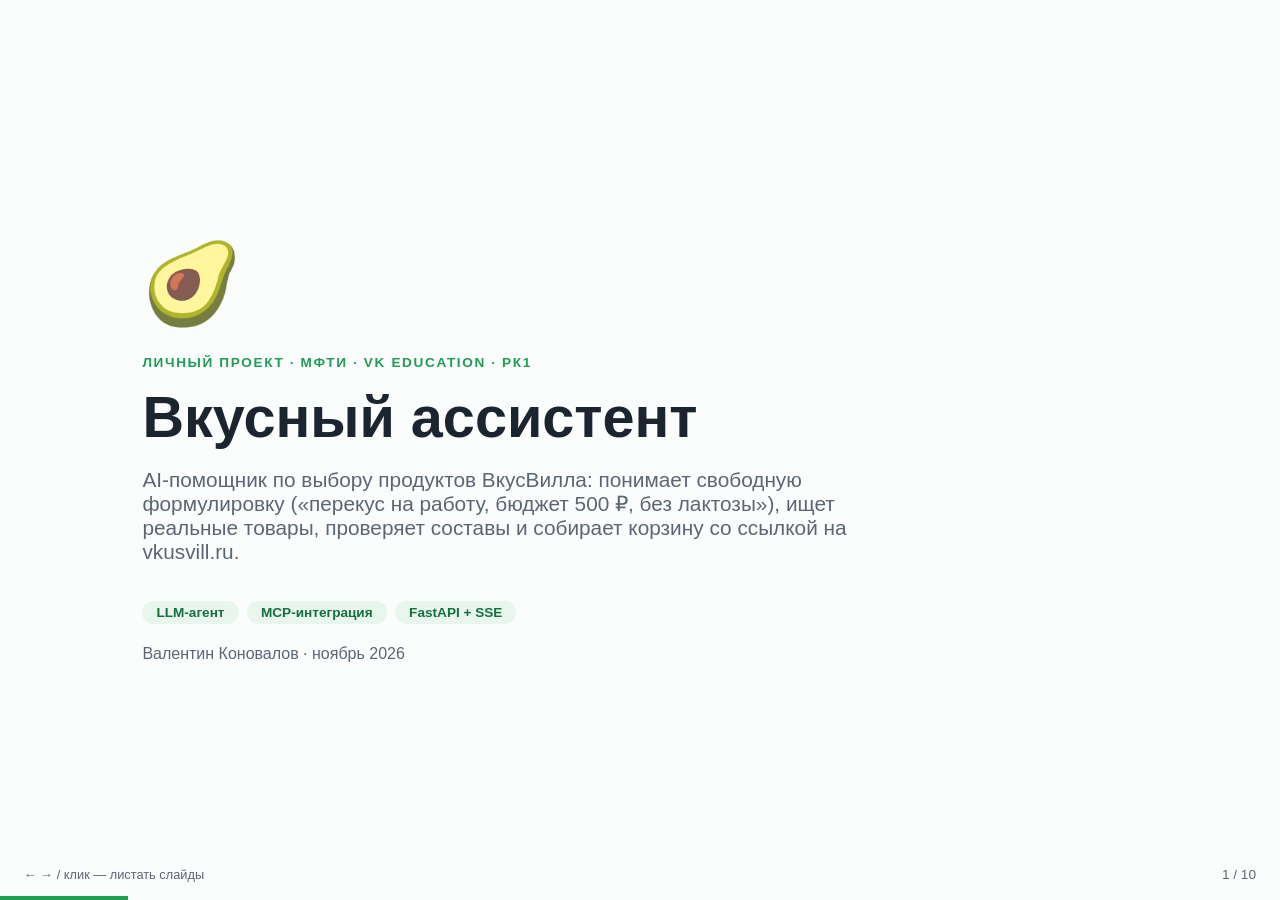
<file: presentation.html>
<!DOCTYPE html>
<html lang="ru">
<head>
<meta charset="UTF-8">
<meta name="viewport" content="width=device-width, initial-scale=1.0">
<title>Вкусный ассистент — AI-помощник по продуктам ВкусВилла</title>
<style>
  :root {
    --green: #1f9d55;
    --green-dark: #14713d;
    --green-light: #e8f6ee;
    --ink: #1c2430;
    --muted: #5b6673;
    --bg: #fbfdfc;
    --card: #ffffff;
    --accent: #f2b705;
  }
  * { margin: 0; padding: 0; box-sizing: border-box; }
  html, body { height: 100%; }
  body {
    font-family: -apple-system, BlinkMacSystemFont, "Segoe UI", "PT Sans", Arial, sans-serif;
    background: var(--bg); color: var(--ink);
    overflow: hidden;
  }
  .deck { position: relative; height: 100vh; }
  .slide {
    position: absolute; inset: 0;
    display: none;
    flex-direction: column;
    justify-content: center;
    padding: 5vh 8vw;
    max-width: 1200px; margin: 0 auto;
  }
  .slide.active { display: flex; animation: fade .35s ease; }
  @keyframes fade { from { opacity: 0; transform: translateY(12px); } to { opacity: 1; transform: none; } }

  .kicker {
    color: var(--green); font-weight: 700; text-transform: uppercase;
    letter-spacing: .12em; font-size: .85rem; margin-bottom: 14px;
  }
  h1 { font-size: clamp(2.2rem, 5vw, 3.6rem); line-height: 1.15; }
  h2 { font-size: clamp(1.6rem, 3.4vw, 2.4rem); margin-bottom: 28px; }
  .sub { color: var(--muted); font-size: clamp(1rem, 1.8vw, 1.3rem); margin-top: 18px; max-width: 46rem; }
  .big-emoji { font-size: clamp(3rem, 7vw, 5rem); margin-bottom: 24px; }

  .grid { display: grid; gap: 18px; margin-top: 8px; }
  .cols-2 { grid-template-columns: 1fr 1fr; }
  .cols-3 { grid-template-columns: repeat(3, 1fr); }
  @media (max-width: 800px) { .cols-2, .cols-3 { grid-template-columns: 1fr; } }

  .card {
    background: var(--card); border: 1px solid #e2e9e4; border-radius: 14px;
    padding: 20px 22px; box-shadow: 0 1px 3px rgba(28,36,48,.05);
  }
  .card h3 { font-size: 1.05rem; margin-bottom: 8px; }
  .card p, .card li { color: var(--muted); font-size: .95rem; line-height: 1.5; }
  .card ul { padding-left: 18px; }
  .card li { margin-bottom: 6px; }
  .card b { color: var(--ink); }
  .card .icon { font-size: 1.6rem; margin-bottom: 10px; display: block; }

  .tag {
    display: inline-block; background: var(--green-light); color: var(--green-dark);
    border-radius: 999px; padding: 4px 14px; font-size: .85rem; font-weight: 600; margin: 3px 4px 3px 0;
  }

  table { border-collapse: collapse; width: 100%; background: var(--card); border-radius: 12px; overflow: hidden; font-size: .92rem; }
  th { background: var(--green-dark); color: #fff; text-align: left; padding: 10px 14px; font-weight: 600; }
  td { padding: 9px 14px; border-bottom: 1px solid #edf2ee; color: var(--muted); vertical-align: top; }
  tr:last-child td { border-bottom: none; }
  td:first-child { color: var(--ink); font-weight: 600; white-space: nowrap; }
  code {
    font-family: "SF Mono", Menlo, Consolas, monospace; font-size: .85em;
    background: #f0f4f1; border-radius: 5px; padding: 2px 6px; color: var(--green-dark);
  }

  .pass { color: var(--green); font-weight: 700; }
  .fail { color: #d64545; font-weight: 700; }

  .demo-link {
    display: inline-flex; align-items: center; gap: 12px;
    background: var(--green); color: #fff; text-decoration: none;
    padding: 14px 28px; border-radius: 12px; font-size: 1.15rem; font-weight: 700;
    margin-top: 26px;
  }

  .arrow-flow { font-size: 1.6rem; color: var(--green); text-align: center; margin: 4px 0; }

  .arch {
    display: flex; flex-direction: column; gap: 6px; font-size: .95rem;
  }
  .arch-row { display: flex; align-items: stretch; gap: 6px; }
  .arch-box {
    flex: 1; background: var(--card); border: 1.5px solid #dbe7de; border-radius: 12px;
    padding: 12px 16px; text-align: center;
  }
  .arch-box b { display: block; font-size: .98rem; }
  .arch-box span { color: var(--muted); font-size: .82rem; line-height: 1.35; display: block; margin-top: 3px; }
  .arch-box.hl { border-color: var(--green); background: var(--green-light); }
  .arch-down { text-align: center; color: var(--green); font-size: 1.3rem; line-height: 1; }

  .nav {
    position: fixed; bottom: 18px; right: 24px; color: var(--muted);
    font-size: .85rem; user-select: none;
  }
  .progress { position: fixed; bottom: 0; left: 0; height: 4px; background: var(--green); transition: width .3s; }
  .hint { position: fixed; bottom: 18px; left: 24px; color: var(--muted); font-size: .8rem; }
</style>
</head>
<body>
<div class="deck">

  <!-- 1. Титул -->
  <section class="slide">
    <div class="big-emoji">🥑</div>
    <div class="kicker">Личный проект · МФТИ · VK Education · РК1</div>
    <h1>Вкусный ассистент</h1>
    <p class="sub">AI-помощник по выбору продуктов ВкусВилла: понимает свободную формулировку
    («перекус на работу, бюджет 500 ₽, без лактозы»), ищет реальные товары, проверяет составы
    и собирает корзину со ссылкой на vkusvill.ru.</p>
    <p style="margin-top:34px">
      <span class="tag">LLM-агент</span>
      <span class="tag">MCP-интеграция</span>
      <span class="tag">FastAPI + SSE</span>
    </p>
    <p class="sub" style="font-size:1rem">Валентин Коновалов · ноябрь 2026</p>
  </section>

  <!-- 2. Задача и границы -->
  <section class="slide">
    <div class="kicker">Задача и границы</div>
    <h2>Задача и границы</h2>
    <div class="grid cols-2">
      <div class="card">
        <span class="icon">🎯</span>
        <h3>Проблема</h3>
        <p>В каталоге ВкусВилла тысячи позиций. Выбор под бюджет, диету или идею ужина —
        это много шагов фильтрации и чтения составов. Ассистент поможет с поиском, расскажет про интересующие товары и сам создаст корзину. Кроме того, у него можно спросить общие вопросы по питанию.</p>
      </div>
      <div class="card">
        <span class="icon">👤</span>
        <h3>Сценарий пользователя</h3>
        <ul>
          <li>«Найди мне печенье и чёрный чай»</li>
          <li>«Расскажи рецепт мясного салата и подбери продукты»</li>
          <li>«Собери полноценный обед для взрослого человека»</li>
          <li>«Сколько углеводов содержится суммарно в продуктах из корзины?»</li>
        </ul>
      </div>
      <div class="card">
        <span class="icon">✅</span>
        <h3>Входит в РК1</h3>
        <ul>
          <li>Универсальный чат: LLM сама решает, какие инструменты вызывать</li>
          <li>7 инструментов через официальный MCP-сервер ВкусВилла</li>
          <li>Сборка корзины с публичной ссылкой (без OAuth!)</li>
          <li>Веб-сервис по публичному URL</li>
        </ul>
      </div>
      <div class="card">
        <span class="icon">🚧</span>
        <h3>Не входит (roadmap)</h3>
        <ul>
          <li>OAuth 2.0 + PKCE: история заказов, персональные скидки, любимые продукты</li>
          <li>LLM-судья в eval (только детерминированные проверки)</li>
        </ul>
      </div>
    </div>
  </section>

  <!-- 3. Демо -->
  <section class="slide">
    <div class="kicker">Живое демо</div>
    <h2>Демо</h2>
    <div class="grid cols-2">
      <div>
        <p class="sub" style="margin-top:0">Сервис развёрнут и доступен публично.</p>
        <a class="demo-link" href="http://176.12.68.185" target="_blank">▶ Открыть http://176.12.68.185</a>
      </div>
      <div class="card">
        <span class="icon">💬</span>
        <h3>Как выглядит диалог</h3>
        <ul>
          <li>Стриминг ответа по SSE — токены появляются сразу</li>
          <li>Чипы статусов: «Ищу товары…», «Проверяю состав…»</li>
          <li><b>Карточки товаров</b> с фото, ценой, рейтингом — из результатов инструментов, не из текста LLM</li>
          <li><b>Кнопка корзины</b> с суммой — прямая ссылка на vkusvill.ru</li>
          <li><b>Корзина накапливается</b> между запросами: «добавь печенье» → «добавь суп» → в корзине оба</li>
          <li>История чата — в localStorage, сервер stateless</li>
        </ul>
      </div>
    </div>
  </section>

  <!-- 4. Архитектура -->
  <section class="slide">
    <div class="kicker">MCP-интеграция</div>
    <h2>Архитектура</h2>
    <div class="arch">
      <div class="arch-row">
        <div class="arch-box"><b>Браузер</b><span>vanilla JS, fetch + ReadableStream для SSE · история в localStorage</span></div>
      </div>
      <div class="arch-down">↓ POST /api/chat {messages} — stateless</div>
      <div class="arch-row">
        <div class="arch-box"><b>FastAPI</b><span>lifespan: единый MCPClientManager · SSE-стриминг ответа</span></div>
      </div>
      <div class="arch-down">↓</div>
      <div class="arch-row">
        <div class="arch-box hl"><b>Агентный цикл</b><span>до 6 итераций: LLM → tool_calls → результат → LLM → ответ</span></div>
      </div>
      <div class="arch-down">↓</div>
      <div class="arch-row">
        <div class="arch-box"><b>YandexGPT</b><span>OpenAI-совместимый API · стриминг + function calling</span></div>
        <div class="arch-box hl"><b>Обёртки инструментов</b><span>7 шт. · валидация · зачистка токенов · события для UI</span></div>
      </div>
      <div class="arch-down">↓</div>
      <div class="arch-row">
        <div class="arch-box hl"><b>MCP-сервер ВкусВилла</b><span>mcp.vkusvill.ru/mcp · streamable HTTP · протокол 2025-03-26 · официальный SDK</span></div>
      </div>
    </div>
    <p class="sub" style="font-size:.95rem">Единый агентный цикл используется и вебом, и eval-раннером — оценивается ровно то, что работает в проде.</p>
  </section>

  <!-- 5. MCP: обёртки -->
  <section class="slide">
    <div class="kicker">MCP-интеграция</div>
    <h2>Почему обёртки, а не passthrough</h2>
    <div class="grid cols-2" style="margin-bottom:22px">
      <div class="card">
        <h3>🔒 Токены и служебные параметры</h3>
        <p><code>vkusvill_recipes</code> требует <b>9 обязательных аргументов</b> — LLM видит только
        <code>query</code> и <code>exclude_allergens</code>, остальное заполняет обёртка.
        Поиск отдаёт модели только id/название/цену, картинки уходят лишь в UI.</p>
      </div>
      <div class="card">
        <h3>🛡 Инварианты в коде, а не в промпте</h3>
        <p><code>create_cart</code> <b>только накапливает</b> состав — молча потерять позицию
        модель не может. Удаление — явно, через <code>quantity=0</code>. Дедуп, 1–20 позиций,
        пересчёт суммы через <code>product_details</code>. Пообещала корзину, переспросила
        вместо сбора или выдала tool call текстом — код принуждает к вызову или исполняет
        его напрямую. Промпт модель может нарушить — код нет.</p>
      </div>
    </div>
    <table>
      <tr><th>Инструмент LLM</th><th>MCP-инструмент</th><th>Что делает обёртка</th></tr>
      <tr><td>search_products</td><td>vkusvill_products_search</td><td>mode=custom (+фото), limit ≤ 10</td></tr>
      <tr><td>get_product_details</td><td>vkusvill_product_details</td><td>состав и КБЖУ — проверка аллергенов; углеводы на упаковку (<code>carbs_in_package_g</code>) считает код</td></tr>
      <tr><td>find_product_analogs</td><td>vkusvill_product_analogs</td><td>замены «на безлактозное»</td></tr>
      <tr><td>search_discounted_products</td><td>vkusvill_products_discount</td><td>акции: карта / количество</td></tr>
      <tr><td>find_recipes</td><td>vkusvill_recipes</td><td>заполняет 9 параметров, кэш id аллергенов</td></tr>
      <tr><td>find_shops</td><td>vkusvill_shops</td><td>адреса и часы работы</td></tr>
      <tr><td>create_cart</td><td>vkusvill_cart_link_create</td><td>накопление состава, удаление quantity=0, защита от подмены, сумма</td></tr>
    </table>
  </section>

  <!-- 6. Разбор примера: от запроса до корзины -->
  <section class="slide">
    <div class="kicker">Разбор примера</div>
    <h2>От запроса до корзины: три хода</h2>
    <div class="grid cols-3">
      <div class="card">
        <span class="icon">🍲</span>
        <h3>«Собери полноценный обед»</h3>
        <ul>
          <li>4 × <code>search_products</code>: «первое блюдо», «второе блюдо», «салат», «напиток» — <b>модель сама разложила обед на категории</b></li>
          <li><code>create_cart</code> — 4 позиции с реальными id из выдачи</li>
          <li>Итог: <b>854 ₽</b> — суп, котлета с пюре, салат «Витаминный», напиток</li>
        </ul>
      </div>
      <div class="card">
        <span class="icon">🔄</span>
        <h3>«Замени салат на винегрет»</h3>
        <ul>
          <li><code>search_products</code> «Винегрет» → id 20665</li>
          <li><code>create_cart</code>: салат (id 34835) заменён, остальные 3 позиции переданы как есть</li>
          <li>Итог: <b>822 ₽</b>, ничего не потерялось — накопление в коде, не в промпте</li>
        </ul>
      </div>
      <div class="card">
        <span class="icon">🍞</span>
        <h3>«Сколько углеводов?»</h3>
        <ul>
          <li>4 × <code>get_product_details</code> — по каждой позиции корзины</li>
          <li>Из каждого ответа — готовое поле <code>carbs_in_package_g</code>: углеводы на упаковку считает обёртка (КБЖУ на 100 г × вес)</li>
          <li>Итог: <b>100,6 г</b> — сходится с детерминированным пересчётом</li>
        </ul>
      </div>
    </div>
    <p class="sub" style="font-size:.95rem">Решения «какие запросы и что положить» принимает модель; арифметику (сумма корзины,
    углеводы на упаковку) делает код. Полная трассировка с ответами ВкусВилла:
    <code>docs/showcase_lunch.md</code> — генерируется eval-раннером из фактического лога.</p>
  </section>

  <!-- 7. Сервис и хостинг -->
  <section class="slide">
    <div class="kicker">Сервис и хостинг</div>
    <h2>Сервис и хостинг</h2>
    <div class="grid cols-2">
      <div class="card">
        <span class="icon">⚙️</span>
        <h3>Стек</h3>
        <ul>
          <li><b>Бэкенд:</b> Python, FastAPI, uvicorn</li>
          <li><b>LLM:</b> YandexGPT (OpenAI-совместимый API) — стриминг + function calling</li>
          <li><b>MCP:</b> официальный <code>mcp</code> SDK, streamable HTTP</li>
          <li><b>Фронтенд:</b> vanilla JS + SSE, без сборки и фреймворков</li>
          <li><b>Секреты:</b> pydantic-settings + <code>.env</code> (ключи не в репозитории)</li>
        </ul>
      </div>
      <div class="card">
        <span class="icon">🖥</span>
        <h3>Развёртывание</h3>
        <ul>
          <li><b>VPS</b> (Ubuntu 24.04), публичный URL: <code>http://176.12.68.185</code></li>
          <li><b>systemd</b>-сервис: автозапуск, рестарт при сбоях</li>
          <li><b>nginx</b> — проксирование + SSE без буферизации</li>
          <li>SSH по ключу; обновление прода — одна команда: <code>git pull &amp;&amp; systemctl restart</code></li>
        </ul>
      </div>
    </div>
    <p class="sub" style="font-size:.95rem">Сервер stateless: вся история чата приходит в запросе и хранится у клиента —
    горизонтальное масштабирование без изменений кода.</p>
  </section>

  <!-- 8. Качество и воспроизводимость -->
  <section class="slide">
    <div class="kicker">Качество и воспроизводимость</div>
    <h2>Тесты и eval</h2>
    <div class="grid cols-2">
      <div class="card">
        <span class="icon">🧪</span>
        <h3>Оффлайн-тесты (pytest, 78 шт.) — без ключей и сети</h3>
        <ul>
          <li>Агентный цикл: фрагментированные tool calls, невалидный JSON, лимит итераций</li>
          <li>Инварианты корзины: накопление, удаление quantity=0, защита от подмены, удаление умолчанием</li>
          <li>Проверки eval на синтетических логах — включая тесты на ложные срабатывания</li>
          <li>FakeLLM (скриптованные стримы) + FakeMCP (реальные формы ответов сервера)</li>
        </ul>
      </div>
      <div class="card">
        <span class="icon">📊</span>
        <h3>Eval — 8 кейсов на живых LLM + MCP</h3>
        <ul>
          <li>Детерминированные проверки по логу событий, без LLM-судьи</li>
          <li><b>Честные проверки корзины:</b> нет корзины — проверка падает, а не проходит «циклом по пустому списку»; непроверенный состав и названные «свои» суммы — нарушения</li>
          <li>Анти-галлюцинации: id товаров в корзине обязаны быть из результатов инструментов</li>
          <li>Отчёты: <code>docs/eval_report.md</code> — проверки каждого кейса списком, полные диалоги, известные ошибки; разбор примера — <code>docs/showcase_lunch.md</code></li>
        </ul>
      </div>
    </div>
    <table style="margin-top:22px">
      <tr><th>Кейс</th><th>Проверка</th><th>Результат</th></tr>
      <tr><td>lunch_showcase</td><td>3 хода: обед → замена салата на винегрет → суммарные углеводы (пересчёт по весу упаковок)</td><td class="pass">✅ PASS</td></tr>
      <tr><td>budget_snack</td><td>корзина ≤ 500 ₽, в составах нет «лактоз», составы проверены до корзины</td><td class="pass">✅ PASS</td></tr>
      <tr><td>recipe_dinner</td><td>find_recipes вызван, рецепт из результатов инструмента</td><td class="pass">✅ PASS</td></tr>
      <tr><td>discounts</td><td>у товаров old_price &gt; price</td><td class="pass">✅ PASS</td></tr>
      <tr><td>empty_result</td><td>«драконье яйцо»: честный отказ, без выдуманных данных</td><td class="pass">✅ PASS</td></tr>
      <tr><td>dietary_breakfast</td><td>завтрак без лактозы: составы проверены до корзины</td><td class="pass">✅ PASS</td></tr>
      <tr><td>clarification</td><td>«хочу поесть» → уточнение или разумный дефолт</td><td class="pass">✅ PASS</td></tr>
      <tr><td>source_down</td><td>MCP недоступен → вежливый отказ, без исключений</td><td class="pass">✅ PASS</td></tr>
    </table>
  </section>

  <!-- 9. Найденные ошибки -->
  <section class="slide">
    <div class="kicker">Eval и разбор ошибок</div>
    <h2>Найденные и исправленные ошибки</h2>
    <table>
      <tr><th>Ошибка</th><th>Найдена</th><th>Фикс / гарантия в коде</th></tr>
      <tr><td>Корзина не собиралась — модель переспрашивала «собрать?»</td><td>eval</td>
          <td>детектор прямого запроса корзины в коде: ход без <code>create_cart</code> → принудительная поправка (правила промпта оказалось мало)</td></tr>
      <tr><td>Рецепты вместо товаров («подбери завтрак» → find_recipes)</td><td>eval</td>
          <td>усилены <b>описания самих инструментов</b> — они важнее системного промпта</td></tr>
      <tr><td>Обещание без действия («сейчас найду…» — и конец)</td><td>eval</td>
          <td>запрет обещаний в конце ответа: обещание = сразу выполнить вызовом</td></tr>
      <tr><td>«Обновила корзину словами» — фальшивая сумма без вызова</td><td>прод</td>
          <td>regex-детектор утверждения (обеих формулировок: «добавил в корзину» и «в корзину добавлен») → принудительный повтор; обещание ссылки — прямой пересбор без LLM</td></tr>
      <tr><td>replace=true и повторный create_cart за один ход молча теряли позиции</td><td>прод</td>
          <td>флаг убран, состав передаётся между вызовами — корзина только накапливается; удаление явно, через quantity=0</td></tr>
      <tr><td>Удаляла не тот товар (просили печенье — убрала суп)</td><td>прод</td>
          <td>сверка удаляемого с репликой пользователя, подтверждение через confirm_removals</td></tr>
      <tr><td>Передавала состав без удаляемого товара — винегрет оставался в корзине</td><td>прод</td>
          <td>автосъём по названию: «убери винегрет» убирает его, даже если модель не передала id</td></tr>
      <tr><td>Назвала сумму 850 ₽ при фактических 188 ₽ — без вызова create_cart</td><td>живой eval</td>
          <td>проверка <code>check_answer_total_matches_cart</code>: каждая названная сумма — только из события корзины</td></tr>
      <tr><td>«Замени салат на винегрет» не считалось намерением удаления — старый салат оставался</td><td>живой eval</td>
          <td>«замени/поменяй» в regex намерения удаления</td></tr>
      <tr><td>На «сколько углеводов в корзине» складывала КБЖУ «на 100 г» (28 г вместо ~100 г)</td><td>живой eval</td>
          <td>обёртка <code>get_product_details</code> считает <code>carbs_in_package_g</code> (КБЖУ × вес упаковки) — модель суммирует готовые числа; ответ «на 100 г» проверку не проходит</td></tr>
      <tr><td>Вес упаковки обрезался до числа — 0.39 кг парсилось как 0.39 г</td><td>живой eval</td>
          <td>обёртка отдаёт вес с единицей и предвычисляет <code>weight_g</code></td></tr>
      <tr><td>Обещала ссылку на корзину при пустой корзине — ход заканчивался без корзины</td><td>живой eval</td>
          <td>обещание ссылки при пустой корзине тоже даёт принудительную поправку с вызовом <code>create_cart</code></td></tr>
      <tr><td>Tool call выдавался текстом — «[TOOL_CALL_START]create_cart {json}» вместо вызова, JSON обрезан</td><td>живой eval</td>
          <td>псевдо-вызов исполняется напрямую: аргументы достаются из текста, обрезанный JSON восстанавливается балансировкой скобок</td></tr>
    </table>
    <p class="sub" style="font-size:.95rem">Eval нашёл ошибки логики на старте, живое
    использование и живые прогоны доработки — сбои модели, которые промптом не чинятся
    (проверено): каждая закрыта гарантией в коде и оффлайн-тестом.</p>
    <p class="sub" style="font-size:.95rem"><b>Известные ошибки (пока не исправлены):</b>
    сахар назван «на 100 г», а не на упаковку (2,7 г вместо ≈ 8,9 г в бутылке 330 мл);
    КБЖУ на несколько производителей — берём первого, реальный может отличаться до 2 раз.
    Полный диалог и разбор — <code>docs/eval_report.md</code>.</p>
  </section>

  <!-- 10. Репозиторий -->
  <section class="slide">
    <div class="kicker">Воспроизводимость</div>
    <h2>Репозиторий</h2>
    <div class="grid cols-2">
      <div class="card">
        <h3>📦 github.com/valkon29/vkusvill</h3>
        <p>Публичный репозиторий: код, тесты, eval, документация, README с quick start.</p>
        <ul style="margin-top:10px">
          <li><code>app/</code> — агентный цикл, MCP-клиент, обёртки, веб-UI</li>
          <li><code>evals/</code> — кейсы и раннер → <code>docs/eval_report.md</code></li>
          <li><code>tests/</code> — оффлайн-тесты без ключей</li>
          <li><code>docs/mcp_integration_schema.md</code> — схема MCP-интеграции</li>
          <li><code>main.ipynb</code> — исследовательский ноутбук (ключи в <code>.env</code>)</li>
        </ul>
      </div>
      <div class="card">
        <h3>🚀 Запуск за 4 команды</h3>
        <p style="line-height:1.9">
          <code>python3.12 -m venv .venv</code><br>
          <code>pip install -r requirements.txt</code><br>
          <code>cp .env.example .env</code> <span style="opacity:.7"># вписать ключ</span><br>
          <code>uvicorn app.main:app</code>
        </p>
        <p style="margin-top:12px">Тот же код развёрнут на проде — что тестируем,
        то и показываем в демо.</p>
      </div>
    </div>
    <p style="margin-top:26px"><a class="demo-link" href="http://176.12.68.185" target="_blank">🥑 Вкусный ассистент · http://176.12.68.185</a></p>
    <p class="sub" style="font-size:.95rem">Спасибо! Вопросы?</p>
  </section>


</div>
<div class="hint">← → / клик — листать слайды</div>
<div class="nav"><span id="counter">1 / 9</span></div>
<div class="progress" id="progress"></div>

<script>
  const slides = document.querySelectorAll('.slide');
  let i = 0;
  function show(n) {
    i = Math.max(0, Math.min(slides.length - 1, n));
    slides.forEach((s, k) => s.classList.toggle('active', k === i));
    document.getElementById('counter').textContent = (i + 1) + ' / ' + slides.length;
    document.getElementById('progress').style.width = ((i + 1) / slides.length * 100) + '%';
  }
  document.addEventListener('keydown', e => {
    if (['ArrowRight', 'PageDown', ' '].includes(e.key)) show(i + 1);
    if (['ArrowLeft', 'PageUp'].includes(e.key)) show(i - 1);
    if (e.key === 'Home') show(0);
    if (e.key === 'End') show(slides.length - 1);
  });
  document.addEventListener('click', e => {
    if (e.target.closest('a')) return;
    show(e.clientX > window.innerWidth / 2 ? i + 1 : i - 1);
  });
  show(0);
</script>
</body>
</html>
</file>
